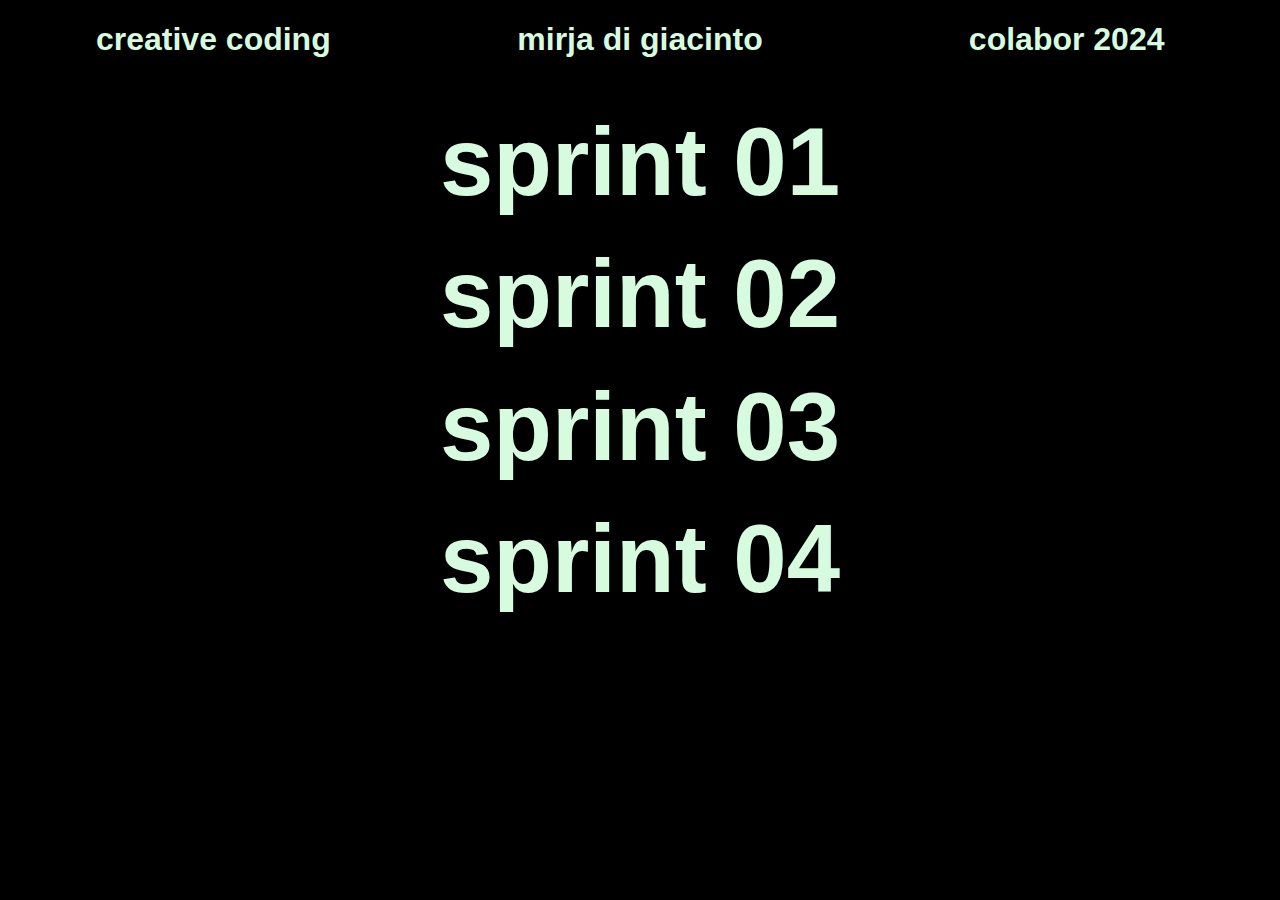
<file: index.html>
<!DOCTYPE html>
<html lang="en">
<head>
    <meta charset="UTF-8">
    <meta name="viewport" content="width=device-width, initial-scale=1.0">
    <title>Colabor Creative Coding</title>
    <link rel="stylesheet" href="style.css">
</head>
<body>
    <div class="navigationstart">
        <div class="box">
         <h1><span>creative coding</span></h1>
        </div>
        <div class="box">
            <h1><span>mirja di giacinto</span></h1>
        </div>
        <div class="box">
            <h1><span>colabor 2024</span></h1>
        </div>
    </div>
    <div class="sprints">
        <a href="sprint01.html">
            <span>sprint 01</span>
        </a>
        <a href="sprint02.html">
            <span>sprint 02</span>
        </a>
        <a href="sprint03.html">
            <span>sprint 03</span>
        </a>
        <a href="sprint04.html">
            <span>sprint 04</span>
        </a>
    </div>

</body>
</html>
</file>
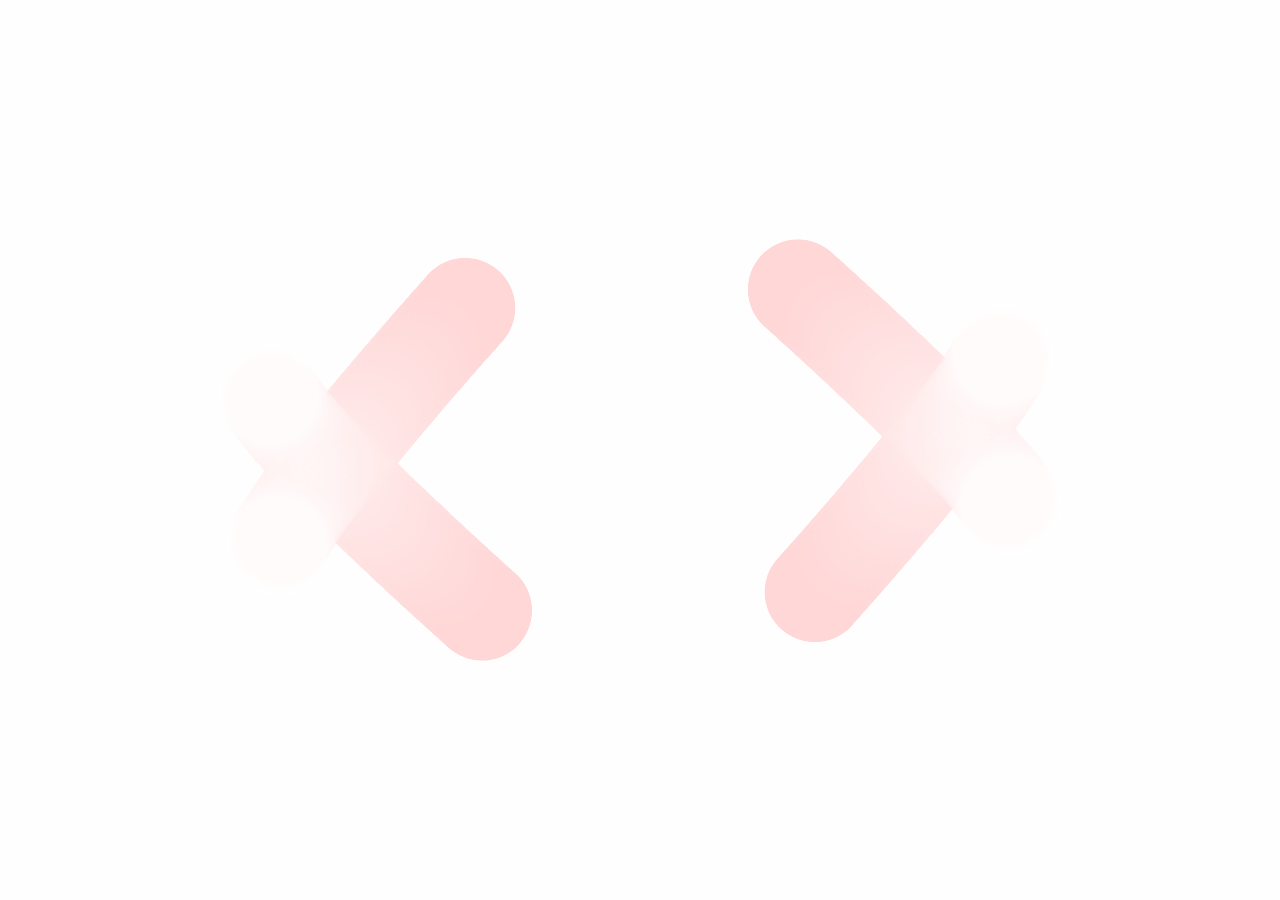
<file: 01_Sprint/index.html>
<!DOCTYPE html>
<html lang="en">
  <head>
    <meta charset="utf-8" />
    <meta name="viewport" content="width=device-width, initial-scale=1.0">

    <title>Sketch</title>

    <link rel="stylesheet" type="text/css" href="style.css">

    <script src="libraries/p5.min.js"></script>
    <script src="libraries/p5.sound.min.js"></script>
  </head>

  <body>
    <script src="sketch.js"></script>
  </body>
</html>
</file>
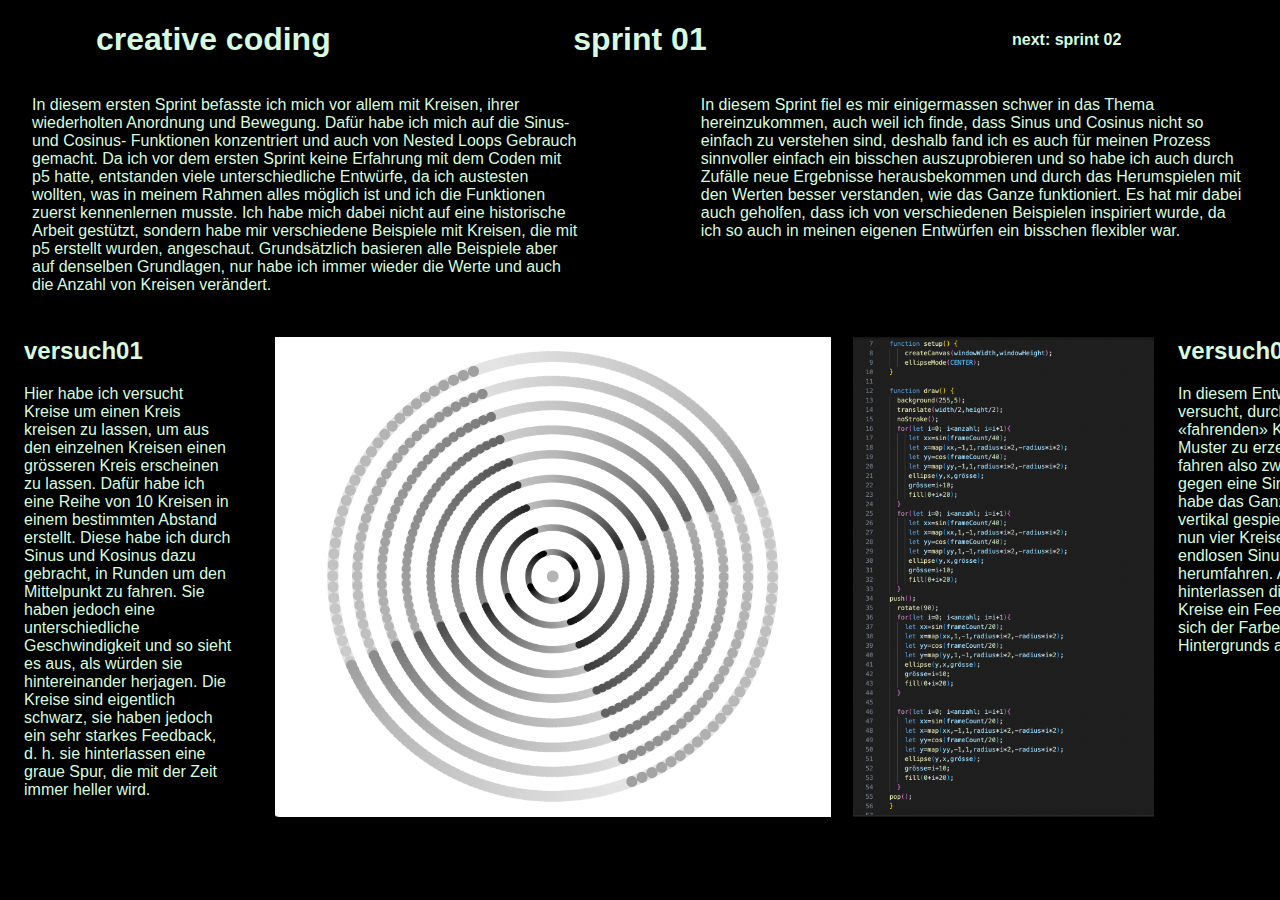
<file: sprint01.html>
<!DOCTYPE html>
<html lang="en">
<head>
    <meta charset="UTF-8">
    <meta name="viewport" content="width=device-width, initial-scale=1.0">
    <title>Document</title>
    <link rel="stylesheet" href="style.css">
</head>
<body>
    <div class="navigation">
       <div class="box"> 
         <a href="index.html">
            <h1><span>creative coding</span></h1> 
         </a>
        </div>
        <div class="box">
         <h1><span>sprint 01</span></h1>
        </div>
        <div class="box">
         <a href="sprint02.html">
            <span>next: sprint 02</span>
         </a>
        </div>
    </div>

    <div class="description">
        <p>In diesem ersten Sprint befasste ich mich vor allem mit Kreisen, ihrer wiederholten Anordnung und Bewegung. Dafür habe ich mich auf die Sinus- und Cosinus- Funktionen konzentriert und auch von Nested Loops Gebrauch gemacht. Da ich vor dem ersten Sprint keine Erfahrung mit dem Coden mit p5 hatte, entstanden viele unterschiedliche Entwürfe, da ich austesten wollten, was in meinem Rahmen alles möglich ist und ich die Funktionen zuerst kennenlernen musste. Ich habe mich dabei nicht auf eine historische Arbeit gestützt, sondern habe mir verschiedene Beispiele mit Kreisen, die mit p5 erstellt wurden, angeschaut. Grundsätzlich basieren alle Beispiele aber auf denselben Grundlagen, nur habe ich immer wieder die Werte und auch die Anzahl von Kreisen verändert.</p>

        <p>In diesem Sprint fiel es mir einigermassen schwer in das Thema hereinzukommen, auch weil ich finde, dass Sinus und Cosinus nicht so einfach zu verstehen sind, deshalb fand ich es auch für meinen Prozess sinnvoller einfach ein bisschen auszuprobieren und so habe ich auch durch Zufälle neue Ergebnisse herausbekommen und durch das Herumspielen mit den Werten besser verstanden, wie das Ganze funktioniert. Es hat mir dabei auch geholfen, dass ich von verschiedenen Beispielen inspiriert wurde, da ich so auch in meinen eigenen Entwürfen ein bisschen flexibler war.</p>
    </div> 
    
    <div class="prozessbildgallerie">
        <div class="versuchtexte">
            <h2>versuch01</h2>
            <p>Hier habe ich versucht Kreise um einen Kreis kreisen zu lassen, um aus den einzelnen Kreisen einen grösseren Kreis erscheinen zu lassen. Dafür habe ich eine Reihe von 10 Kreisen in einem bestimmten Abstand erstellt. Diese habe ich durch Sinus und Kosinus dazu gebracht, in Runden um den Mittelpunkt zu fahren. Sie haben jedoch eine unterschiedliche Geschwindigkeit und so sieht es aus, als würden sie hintereinander herjagen. Die Kreise sind eigentlich schwarz, sie haben jedoch ein sehr starkes Feedback, d. h. sie hinterlassen eine graue Spur, die mit der Zeit immer heller wird.</p>
        </div>
        <a href="01_Sprint/index6.html">
            <img src="Bilder/01_Sprint/Versuch01.png" alt="Versuch01"> 
        </a>
        <img src="Bilder/01_Sprint/Code.png" alt="Code Versuch01"> 

        <div class="versuchtexte">
            <h2>versuch02</h2>
            <p>In diesem Entwurf habe ich versucht, durch die «fahrenden» Kreise ein Muster zu erzeugen. Hier fahren also zwei Kreise gegen eine Sinuskurve und habe das Ganze noch vertikal gespiegelt, sodass nun vier Kreise in einer endlosen Sinuskurve herumfahren. Auch hier hinterlassen die weissen Kreise ein Feedback, das sich der Farbe des Hintergrunds annimmt.</p>
        </div>

        <a href="01_Sprint/index.html">
            <img src="Bilder/01_Sprint/Versuch02.png" alt="Versuch02">
        </a>
        <img src="Bilder/01_Sprint/Code02.png" alt="Code Versuch02">
        
        <div class="versuchtexte">
            <h2>versuch03-05</h2>
            <p>Diese Versuche beruhen alle auf der gleichen Grundlage, Ich habe nur ein paar Sachen hinzugefügt, wie z. B. ein nested Loop, ein Verlauf mit lerpColor oder die Position verändert. Ausserdem habe ich die Farbwerte und Grössen der Kreise angepasst.</p> 
        </div>
        
        <a href="01_Sprint/index1.html">
            <img src="Bilder/01_Sprint/Versuch03.png" alt="Versuch03">
        </a>
        <img src="Bilder/01_Sprint/Code03.png" alt="Code Versuch03">
        
        <a href="01_Sprint/index8.html"> 
            <img src="Bilder/01_Sprint/Versuch04.2.png" alt="Versuch04">
        </a>
        <img src="Bilder/01_Sprint/Code04.png" alt="Code Versuch04">
        
        <a href="01_Sprint/index7.html">
            <img src="Bilder/01_Sprint/Versuch05.png" alt="Versuch05">
        </a>
        <img src="Bilder/01_Sprint/Code05.png" alt="Code Versuch05">
        
    </div>
</body>
</html>
</file>
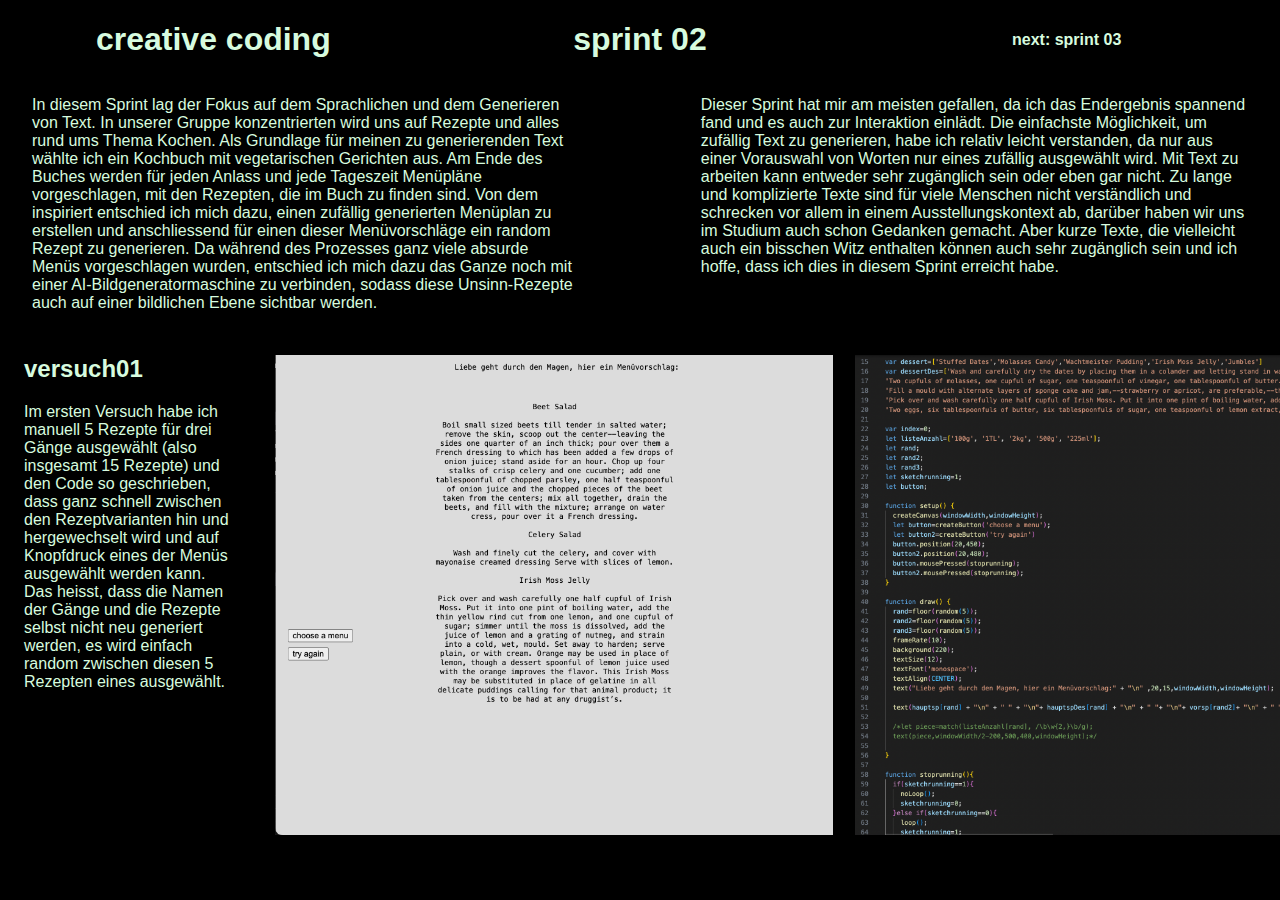
<file: sprint02.html>
<!DOCTYPE html>
<html lang="en">
<head>
    <meta charset="UTF-8">
    <meta name="viewport" content="width=device-width, initial-scale=1.0">
    <title>Document</title>
    <link rel="stylesheet" href="style.css">
</head>
<body>
    <div class="navigation">
        <div class="box">
        <a href="index.html">
            <h1><span>creative coding</span></h1> 
         </a>
        </div>
        <div class="box">
        <h1><span>sprint 02</span></h1>
        </div>
        <div class="box">
        <a href="sprint03.html">
            <span>next: sprint 03</span>
        </a>
        </div>
    </div>

    <div class="description">
        <p>In diesem Sprint lag der Fokus auf dem Sprachlichen und dem Generieren von Text. In unserer Gruppe konzentrierten wird uns auf Rezepte und alles rund ums Thema Kochen. Als Grundlage für meinen zu generierenden Text wählte ich ein Kochbuch mit vegetarischen Gerichten aus. Am Ende des Buches werden für jeden Anlass und jede Tageszeit Menüpläne vorgeschlagen, mit den Rezepten, die im Buch zu finden sind. Von dem inspiriert entschied ich mich dazu, einen zufällig generierten Menüplan zu erstellen und anschliessend für einen dieser Menüvorschläge ein random Rezept zu generieren. Da während des Prozesses ganz viele absurde Menüs vorgeschlagen wurden, entschied ich mich dazu das Ganze noch mit einer AI-Bildgeneratormaschine zu verbinden, sodass diese Unsinn-Rezepte auch auf einer bildlichen Ebene sichtbar werden.</p>
        <p>Dieser Sprint hat mir am meisten gefallen, da ich das Endergebnis spannend fand und es auch zur Interaktion einlädt. Die einfachste Möglichkeit, um zufällig Text zu generieren, habe ich relativ leicht verstanden, da nur aus einer Vorauswahl von Worten nur eines zufällig ausgewählt wird. 
            Mit Text zu arbeiten kann entweder sehr zugänglich sein oder eben gar nicht. Zu lange und komplizierte Texte sind für viele Menschen nicht verständlich und schrecken vor allem in einem Ausstellungskontext ab, darüber haben wir uns im Studium auch schon Gedanken gemacht. Aber kurze Texte, die vielleicht auch ein bisschen Witz enthalten können auch sehr zugänglich sein und ich hoffe, dass ich dies in diesem Sprint erreicht habe.            
        </p>
    </div>
    <div class="prozessbildgallerie">
        <div class="versuchtexte">
            <h2>versuch01</h2>
            <p>Im ersten Versuch habe ich manuell 5 Rezepte für drei Gänge ausgewählt (also insgesamt 15 Rezepte) und den Code so geschrieben, dass ganz schnell zwischen den Rezeptvarianten hin und hergewechselt wird und auf Knopfdruck eines der Menüs ausgewählt werden kann. Das heisst, dass die Namen der Gänge und die Rezepte selbst nicht neu generiert werden, es wird einfach random zwischen diesen 5 Rezepten eines ausgewählt. </p>
        </div>
        <a href="02_Sprint/index.html"> 
            <img src="Bilder/02_Sprint/Versuch01.png" alt="Versuch01">
        </a>
        <img src="Bilder/02_Sprint/Code01.png" alt="Code Versuch01">
        <div class="versuchtexte">
            <h2>versuch02</h2>
            <p>Da ich es jedoch spannend fand Rezepte mit mehr Eigenständigkeit und so auch weniger sinnvoll generieren zu lassen, habe ich dies im zweiten Versuch umzusetzen versucht. Für die Titel der Rezepte werden also immer random zwei oder mehr Worte von den Rezepttiteln aus dem gesamten Kochbuch ausgewählt. Da das Rezept jedoch ohne Logik nicht verständlich wäre, habe ich, inspiriert vom Buch, eine Struktur vorgegeben, bei der nur die Zutaten, Massangaben und ein paar Zusätze random von einer von mir getroffenen Auswahl an Worten ausgewählt wird. </p>
        </div>
        <a href="02_Sprint/index1.html"> 
            <img src="Bilder/02_Sprint/Versuch02.1.png" alt="Versuch02">
        </a>
        <img src="Bilder/02_Sprint/Code02.png" alt="Code Versuch02">
    </div>
</body>
</html>
</file>
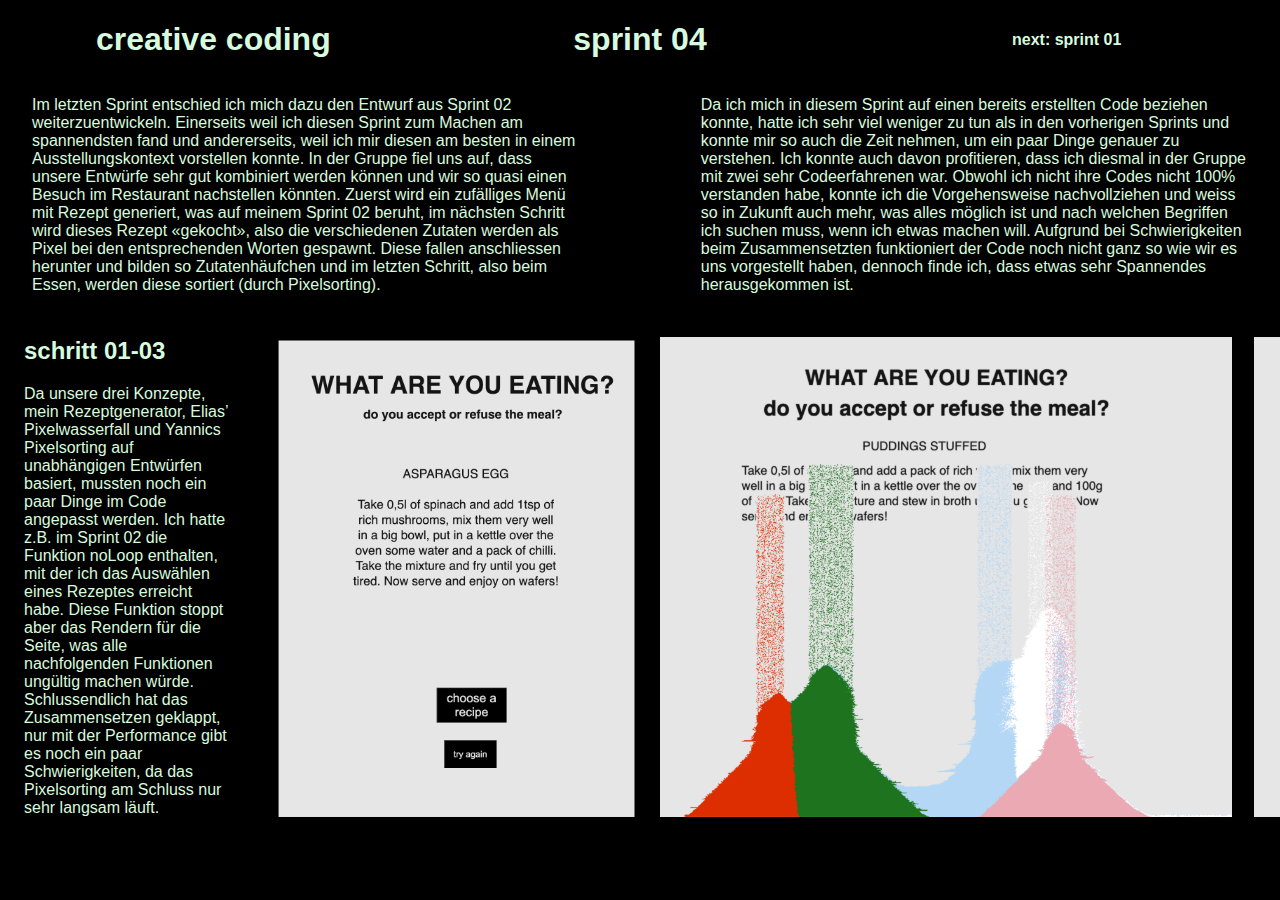
<file: sprint04.html>
<!DOCTYPE html>
<html lang="en">
<head>
    <meta charset="UTF-8">
    <meta name="viewport" content="width=device-width, initial-scale=1.0">
    <title>Document</title>
    <link rel="stylesheet" href="style.css">
</head>
<body>
    <div class="navigation">
        <div class="box">
        <a href="index.html">
            <h1><span>creative coding</span></h1> 
         </a>
        </div>
        <div class="box">
        <h1><span>sprint 04</span></h1>
        </div>
        <div class="box">
        <a href="sprint01.html">
            <span> next: sprint 01 </span>
        </a>
        </div>
    </div>

    <div class="description">
        <p>Im letzten Sprint entschied ich mich dazu den Entwurf aus Sprint 02 weiterzuentwickeln. Einerseits weil ich diesen Sprint zum Machen am spannendsten fand und andererseits, weil ich mir diesen am besten in einem Ausstellungskontext vorstellen konnte. In der Gruppe fiel uns auf, dass unsere Entwürfe sehr gut kombiniert werden können und wir so quasi einen Besuch im Restaurant nachstellen könnten. Zuerst wird ein zufälliges Menü mit Rezept generiert, was auf meinem Sprint 02 beruht, im nächsten Schritt wird dieses Rezept «gekocht», also die verschiedenen Zutaten werden als Pixel bei den entsprechenden Worten gespawnt. Diese fallen anschliessen herunter und bilden so Zutatenhäufchen und im letzten Schritt, also beim Essen, werden diese sortiert (durch Pixelsorting).</p>
        <p>Da ich mich in diesem Sprint auf einen bereits erstellten Code beziehen konnte, hatte ich sehr viel weniger zu tun als in den vorherigen Sprints und konnte mir so auch die Zeit nehmen, um ein paar Dinge genauer zu verstehen. Ich konnte auch davon profitieren, dass ich diesmal in der Gruppe mit zwei sehr Codeerfahrenen war. Obwohl ich nicht ihre Codes nicht 100% verstanden habe, konnte ich die Vorgehensweise nachvollziehen und weiss so in Zukunft auch mehr, was alles möglich ist und nach welchen Begriffen ich suchen muss, wenn ich etwas machen will. Aufgrund bei Schwierigkeiten beim Zusammensetzten funktioniert der Code noch nicht ganz so wie wir es uns vorgestellt haben, dennoch finde ich, dass etwas sehr Spannendes herausgekommen ist.</p>
    </div>
    
    <div class="prozessbildgallerie">
        <div class="versuchtexte">
            <h2>schritt 01-03</h2>
            <p>Da unsere drei Konzepte, mein Rezeptgenerator, Elias’ Pixelwasserfall und Yannics Pixelsorting auf unabhängigen Entwürfen basiert, mussten noch ein paar Dinge im Code angepasst werden. Ich hatte z.B. im Sprint 02 die Funktion noLoop enthalten, mit der ich das Auswählen eines Rezeptes erreicht habe. Diese Funktion stoppt aber das Rendern für die Seite, was alle nachfolgenden Funktionen ungültig machen würde. Schlussendlich hat das Zusammensetzen geklappt, nur mit der Performance gibt es noch ein paar Schwierigkeiten, da das Pixelsorting am Schluss nur sehr langsam läuft.</p>
        </div>
        <a href="04_Sprint/index.html">
            <img src="Bilder/04_Sprint/Versuch01.png" alt="Versuch01">
        </a>
        <a href="04_Sprint/index1.html">
            <img src="Bilder/04_Sprint/versuch02.png" alt="Versuch02">
        </a>
        <a href="04_Sprint/index2.html">
            <img src="Bilder/04_Sprint/zusammengesetzt.png" alt="Versuch03">
        </a>
    </div>    
</body>
</html>
</file>
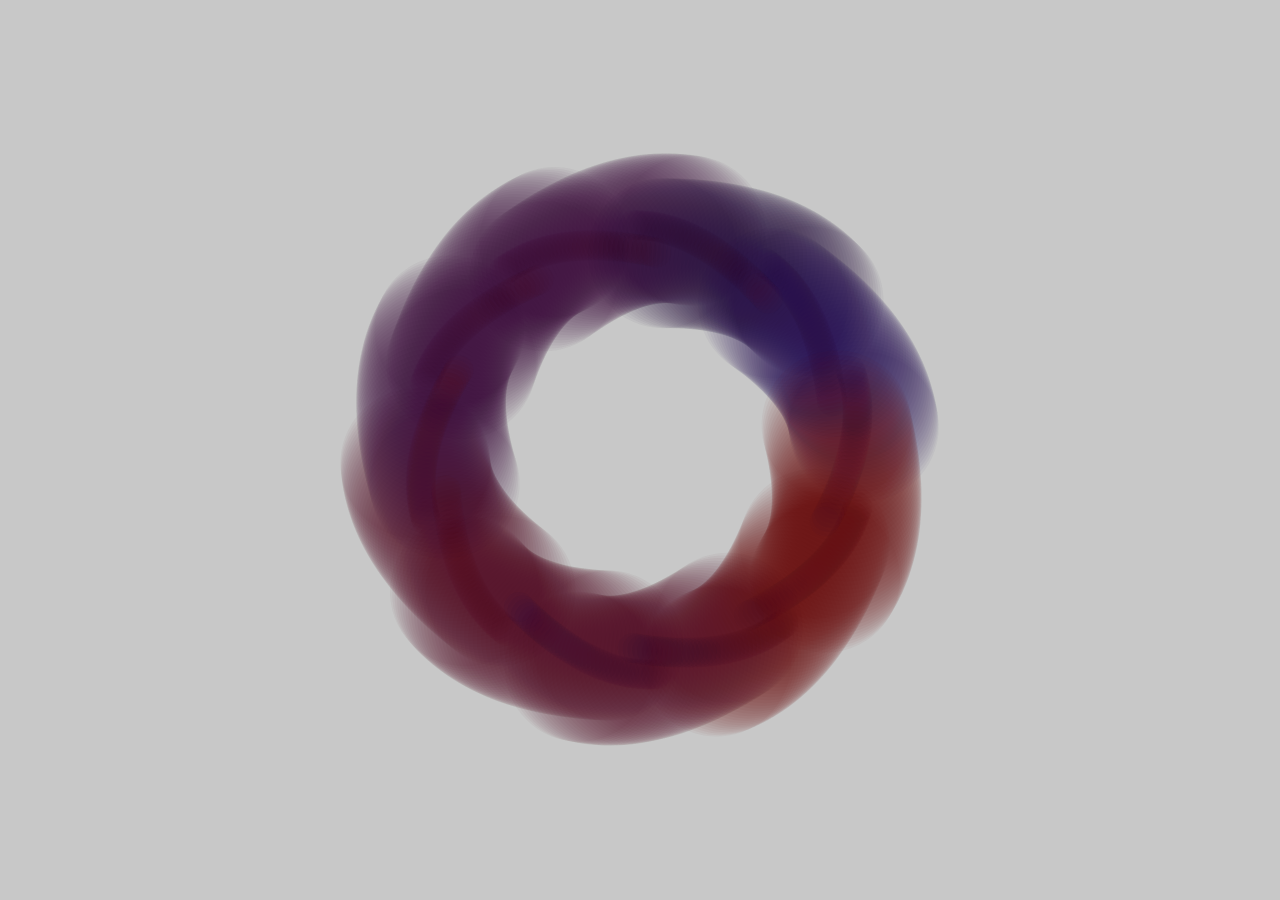
<file: 01_Sprint/index1.html>
<!DOCTYPE html>
<html lang="en">
  <head>
    <meta charset="utf-8" />
    <meta name="viewport" content="width=device-width, initial-scale=1.0">

    <title>Sketch</title>

    <link rel="stylesheet" type="text/css" href="style.css">

    <script src="libraries/p5.min.js"></script>
    <script src="libraries/p5.sound.min.js"></script>
  </head>

  <body>
    <script src="sketch1.js"></script>
  </body>
</html>
</file>
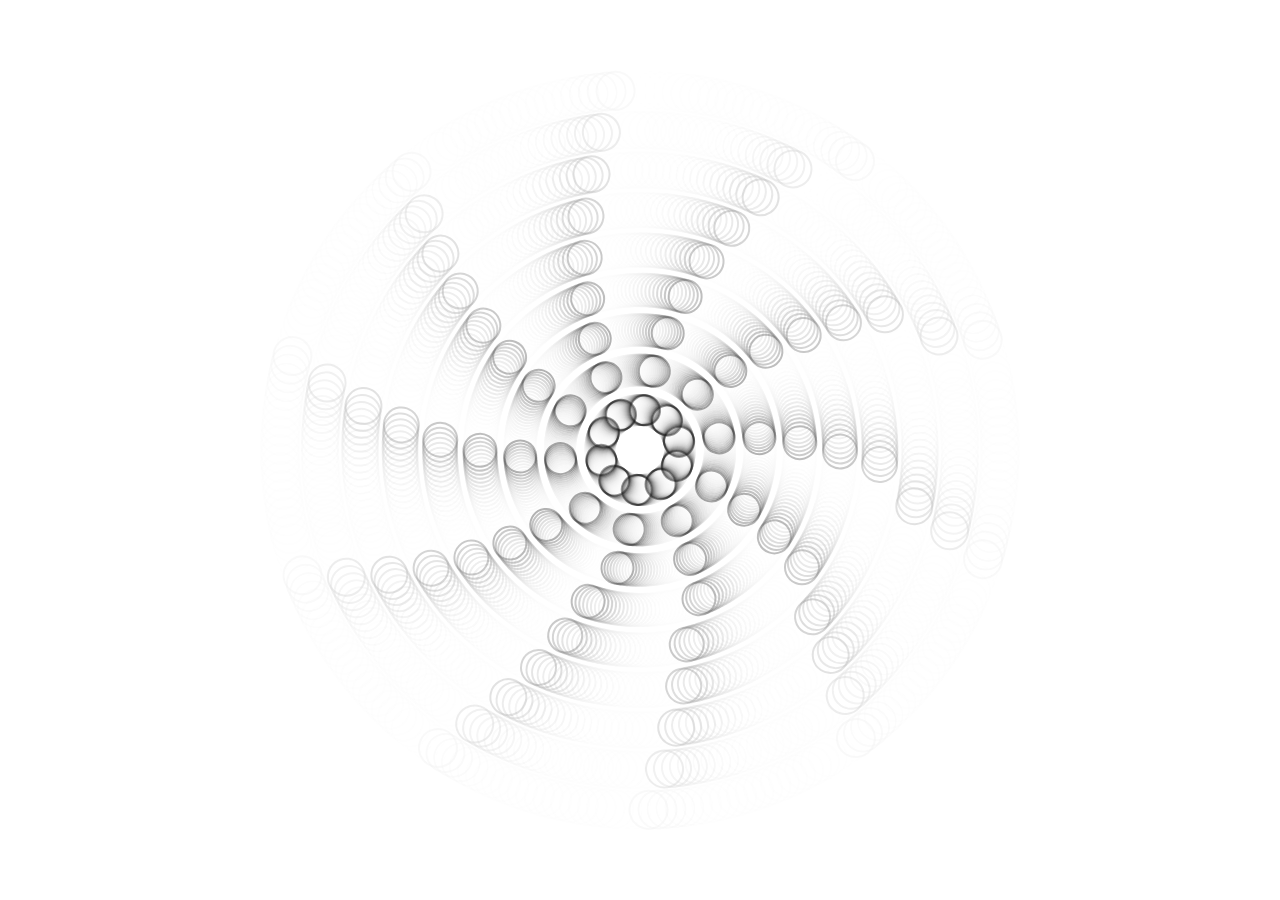
<file: 01_Sprint/index5.html>
<!DOCTYPE html>
<html lang="en">
  <head>
    <meta charset="utf-8" />
    <meta name="viewport" content="width=device-width, initial-scale=1.0">

    <title>Sketch</title>

    <link rel="stylesheet" type="text/css" href="style.css">

    <script src="libraries/p5.min.js"></script>
    <script src="libraries/p5.sound.min.js"></script>
  </head>

  <body>
    <script src="sketch5.js"></script>
  </body>
</html>
</file>
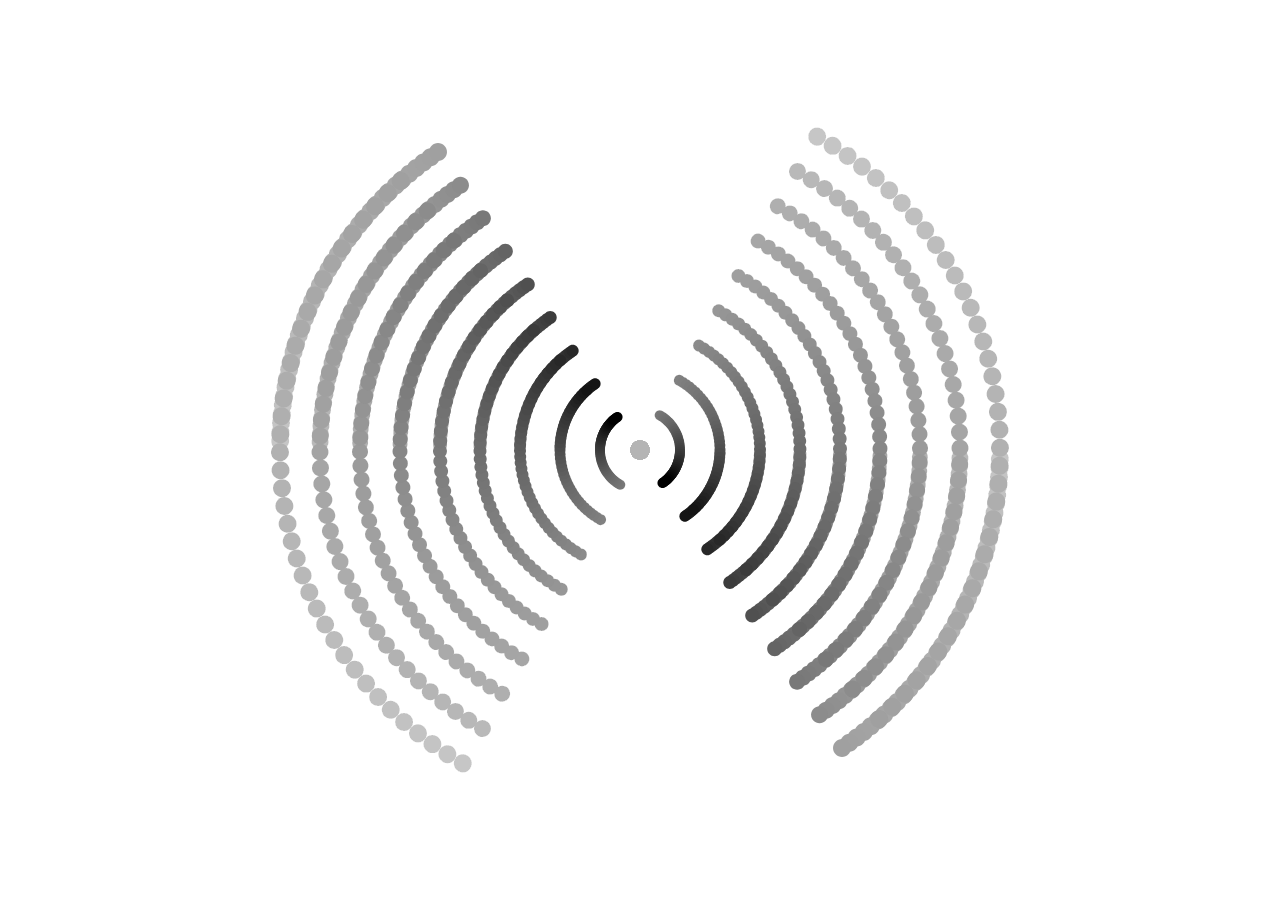
<file: 01_Sprint/index6.html>
<!DOCTYPE html>
<html lang="en">
  <head>
    <meta charset="utf-8" />
    <meta name="viewport" content="width=device-width, initial-scale=1.0">

    <title>Sketch</title>

    <link rel="stylesheet" type="text/css" href="style.css">

    <script src="libraries/p5.min.js"></script>
    <script src="libraries/p5.sound.min.js"></script>
  </head>

  <body>
    <script src="sketch6.js"></script>
  </body>
</html>
</file>
<file: style.css>
*{
    box-sizing: border-box;
    font-family: Europa, Arial, sans-serif;
    color:rgb(215, 251, 223);
    background-color: rgba(0, 0, 0,1);
    
}

html, body {
    margin: 0;
    padding: 0;
    
}
  
canvas {
    display: flex;
}

a{
    text-decoration: none;
    background-color: rgba(255,255,255,0);
}

/*Hover*/
a > span:hover{
    border:2px solid rgb(251, 215, 215);
    border-radius: 15px;
    font-size: larger;
    color: rgb(251, 215, 215);
    background-color: rgba(255,255,255,0);
    text-transform: uppercase;
}
a > h1 > span:hover{
    border:2px solid rgb(251, 215, 215);
    border-radius: 15px;
    font-size: larger;
    color: rgb(251, 215, 215);
    background-color: rgba(255,255,255,0);
    text-transform: uppercase;
}
a>img:hover{
    border:2px solid rgb(251, 215, 215);
    background-color: rgba(255,255,255,0);
    border-radius: 15px;
    scale: 1.1;
}
/*IndexStyling*/
img {
    margin-top: 0.7rem;
    margin-bottom: 0.7rem;
}
.sprints {
    
    font-family: sans-serif;
    font-weight: 800;
    margin: 1rem;
}


.sprints > a {
    display: flex;
    justify-content: center;
    font-size: 6rem;
    background-color: rgba(255,255,255,0);
}

.sprints > a :hover{
    border: 2px solid rgb(251, 215, 215);
    border-radius: 15px;
}

span{
    padding: 0.7rem;
}

.navigationstart{
    display: flex;
    justify-content: space-between;
    align-items: start;
    font-family: sans-serif;
}

/* Navigation Styling*/

.navigation {
    display: flex;
    align-items: center;
}

.box{
    flex: 1;
    display: flex;
    justify-content: center;
}

.box:first-child > span { 
    margin-right: auto; 
}

.box:last-child  > span {
     margin-left: auto;  
     
}

.box> a > span{
    font-weight: 800;
}

/*Sprints Styling*/

h2{
    margin-top: 0.7rem;
    background-color: rgba(255,255,255,0);
}
.description {
    margin-left: 2rem;
    margin-right: 2rem;
    display: flex;
    justify-content: space-between;
}

.description > p{
    max-width: 45%;

}
.prozessbildgallerie{
    display: flex;
    align-items: start;
    overflow: scroll;
    padding: 1rem;
    padding-left: 1.5rem;
    
}
.versuchtexte{
    max-width: 50%;
    padding-right: 2rem;
    flex-basis: 15rem;
    min-width: 15rem;
}

.prozessbildgallerie > a > img{
    height: 30rem;
    margin: 0.7rem;
}

.prozessbildgallerie>img{
   height: 30rem;
    margin: 0.7rem;
    margin-right: 1.5rem;
}
</file>
<file: 01_Sprint/style.css>
html, body {
  margin: 0;
  padding: 0;
}

canvas {
  display: block;
}
</file>
